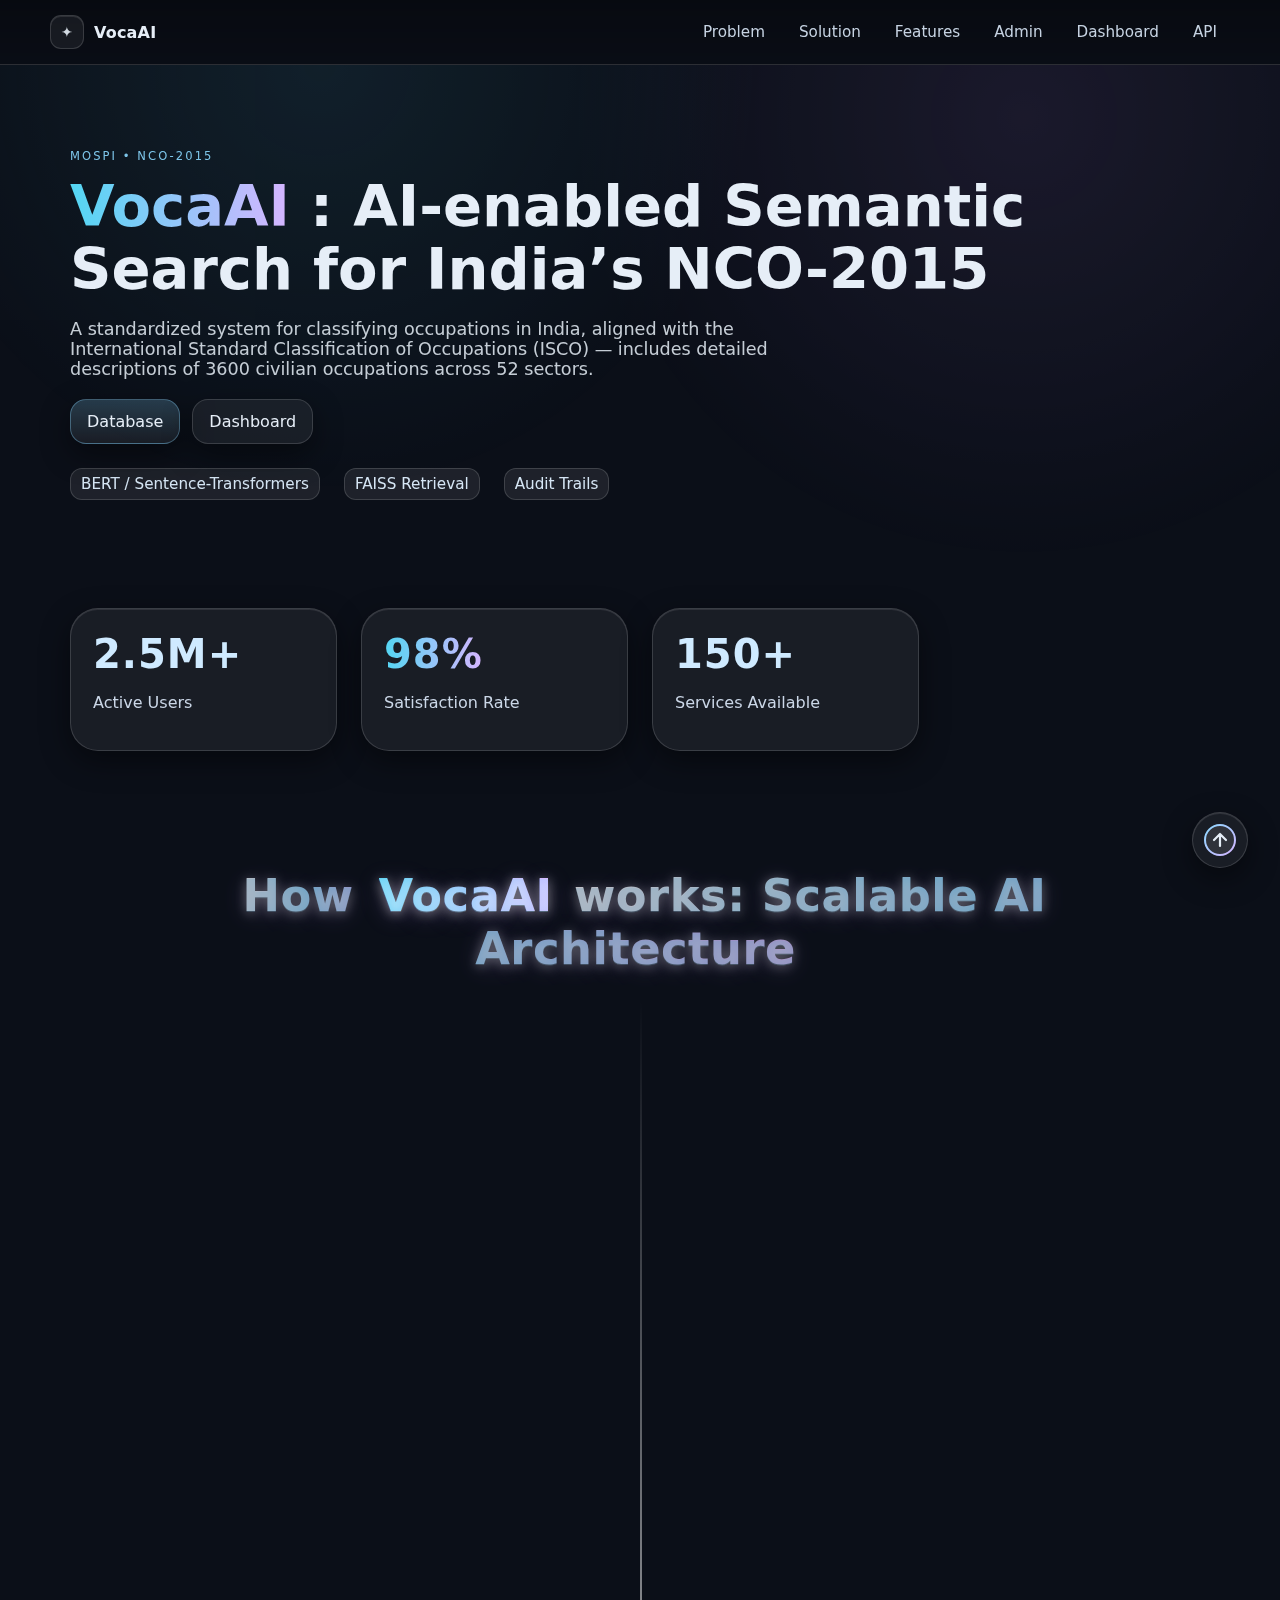
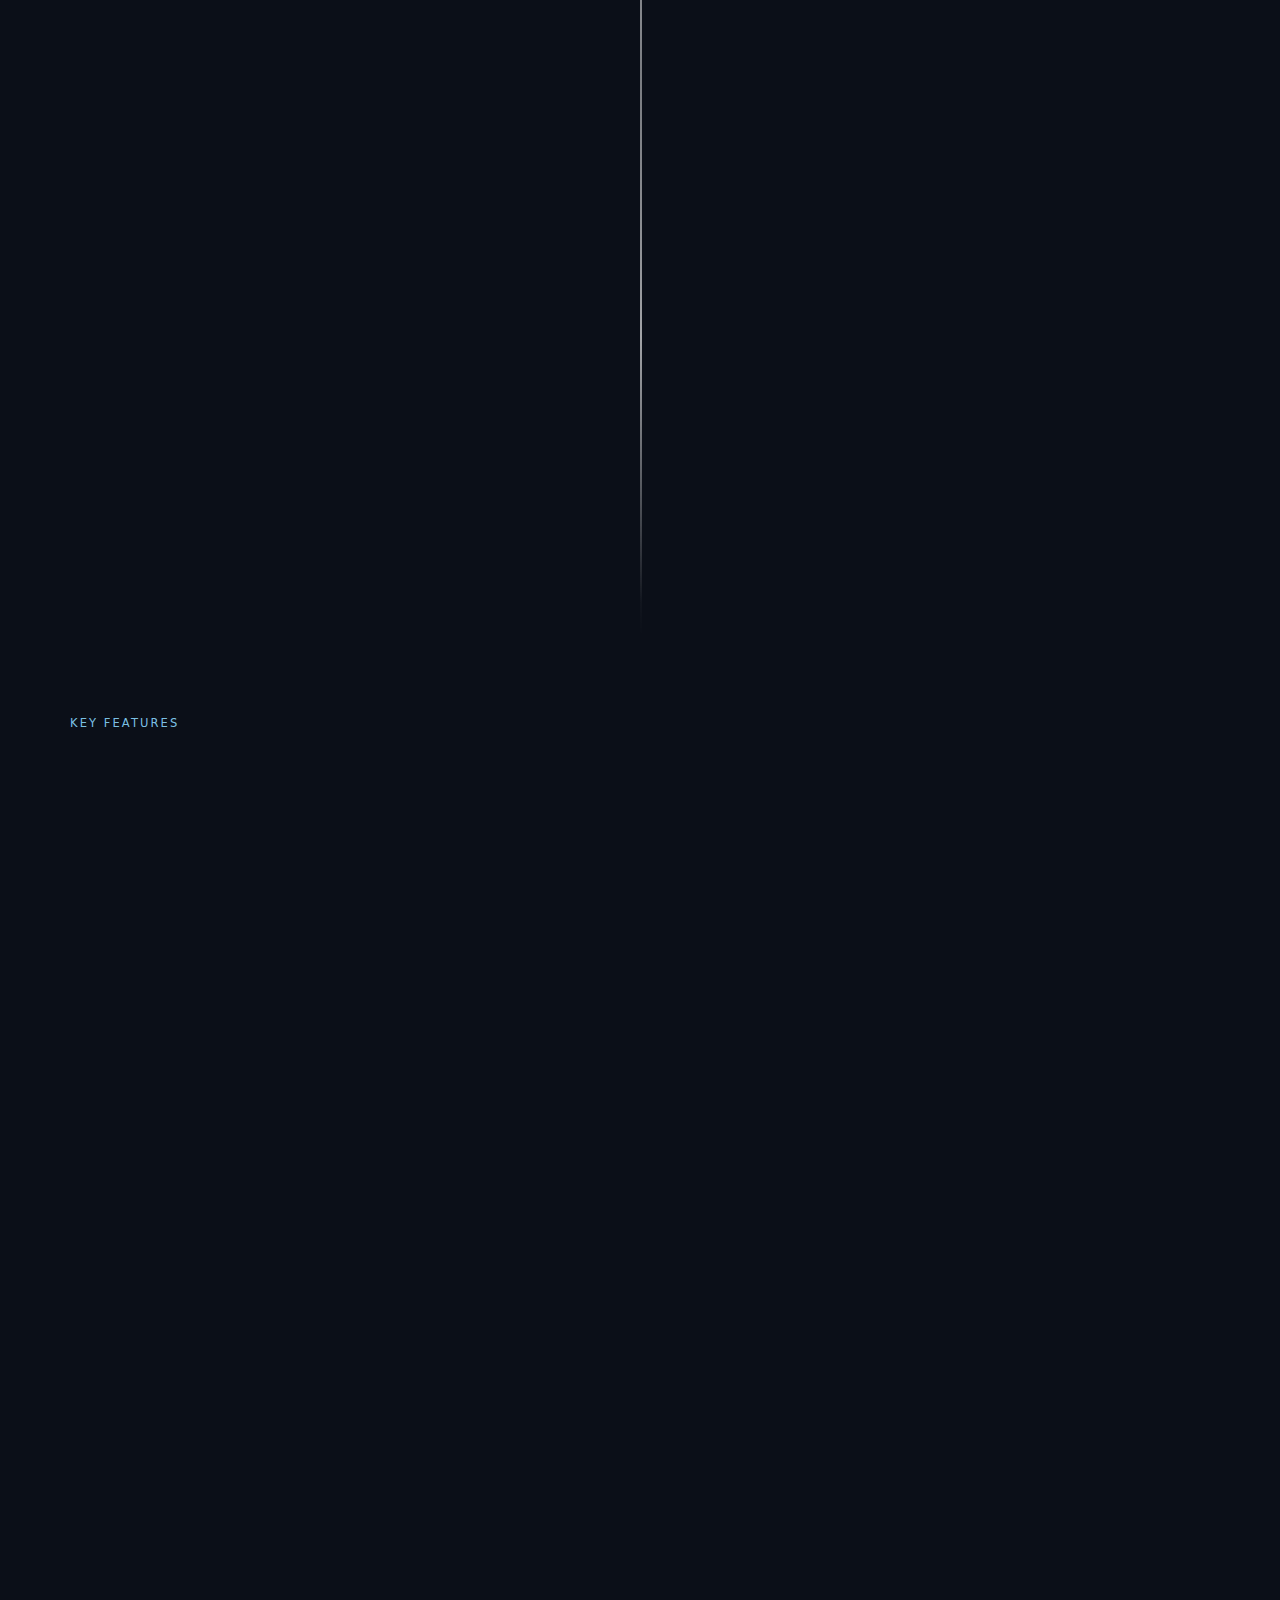
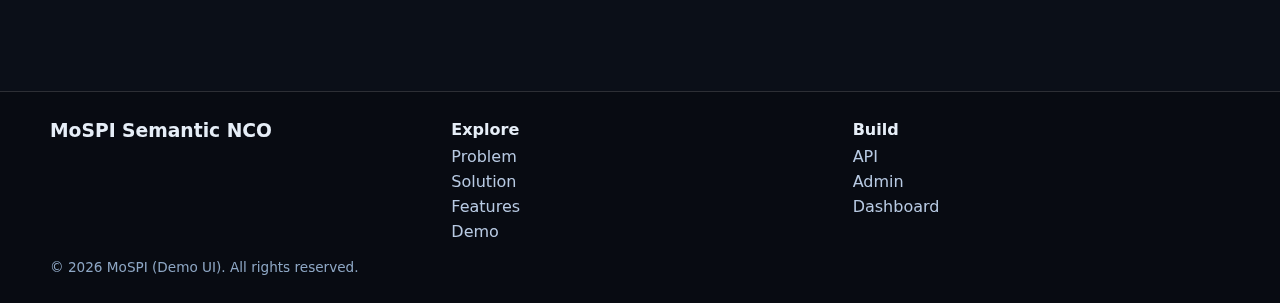
<file: index.html>
<!doctype html><html lang="en">
<head>
  <meta charset="utf-8">
  <meta name="viewport" content="width=device-width, initial-scale=1">
  <title>MoSPI Semantic NCO — Home</title>
  <link rel="stylesheet" href="css/style.css">
</head>
<body>
  <!-- Header -->
  <header class="header">
    <div class="container nav">
      <a class="brand" href="index.html"><div class="brand-mark"></div><span>VocaAI</span></a>
      <nav class="navlinks">
        <a href="./pages/problem.html">Problem</a><a href="./pages/solution.html">Solution</a><a href="./pages/features.html">Features</a>
        <a href="./pages/admin.html">Admin</a><a href="./pages/dashboard.html">Dashboard</a>
        <a href="./pages/api.html">API</a>
      </nav>
      <!-- <div style="display:flex;gap:10px;align-items:center">
        <a class="nav-cta" href="./pages/demo.html">Database</a>
        <button class="burger" data-burger aria-label="Menu">☰</button>
      </div> -->
    </div>
    <!-- <div class="container mobile" data-mobile>
      <a href="problem.html">Problem</a><a href="solution.html">Solution</a><a href="features.html">Features</a>
      <a href="demo.html">Demo</a><a href="admin.html">Admin</a><a href="dashboard.html">Dashboard</a>
      <a href="api.html">API</a><a href="about.html">About</a>
    </div> -->
  </header>

  <!-- Hero -->
  <section class="hero">
    <div class="grid-glow parallax" data-parallax="0.18"></div>
    <div class="container content hero-zoom" id="heroZoom">
      <p class="eyebrow">MoSPI • NCO-2015</p>
  <h1 class="hero-zoom" id="heroZoomHeading"><span style="background:linear-gradient(90deg,var(--cyan),var(--accent));-webkit-background-clip:text;background-clip:text;color:transparent">VocaAI</span> : AI-enabled Semantic Search for India’s NCO-2015</h1>
      <p class="lead">A standardized system for classifying occupations in India, aligned with the International Standard Classification of Occupations (ISCO) — includes detailed descriptions of 3600 civilian occupations across 52 sectors.</p>
      <div class="hero-actions">
        <a class="btn primary" href="./pages/demo.html">Database</a>
        <a class="btn" href="./pages/dashboard.html">Dashboard</a>
      </div>
      <div class="kpis">
        <span class="badge">BERT / Sentence-Transformers</span>
        <span class="badge">FAISS Retrieval</span>
        <span class="badge">Audit Trails</span>
      </div>
    </div>
  </section>

  <!-- Statistics Section -->
    <section id="stats" class="py-20 px-4">
        <div class="container mx-auto">
            <br>
      <div class="grid grid-cols-1 md:grid-cols-4 gap-6">
        <div class="glass card stat-fadein">
          <div class="stat-number">2.5M+</div>
          <p class="text-white opacity-80 mt-2">Active Users</p>
        </div>
        <div class="glass card stat-fadein">
          <div class="stat-number"><span style="background:linear-gradient(90deg,var(--cyan),var(--accent));-webkit-background-clip:text;background-clip:text;color:transparent">98%</span></div>
          <p class="text-white opacity-80 mt-2">Satisfaction Rate</p>
        </div>
        <div class="glass card stat-fadein">
          <div class="stat-number">150+</div>
          <p class="text-white opacity-80 mt-2">Services Available</p>
        </div>
        <div class="glass card stat-fadein">
          <div class="stat-number"><span style="background:linear-gradient(90deg,var(--cyan),var(--accent));-webkit-background-clip:text;background-clip:text;color:transparent">24/7</span></div>
          <p class="text-white opacity-80 mt-2">Support Available</p>
        </div>
      </div>
        </div>
    </section>
    <br>
    <br>
    <br>
    <br>
    <br>
    <br>

   
      <!--Timeline section-->
  <section id="timeline" class="py-20 px-4">
        <div class="container mx-auto">
            <h2 class="text-4xl md:text-5xl font-bold text-center text-white mb-12" style="text-align: center;margin-bottom: 1.5rem;">
               <span style="font-size: 2.8rem; font-weight: 800; margin-bottom: 1.4rem;letter-spacing: 0.5px;opacity: 0.75;font-family: 'Roboto', ui-sans-serif, system-ui, -apple-system, Segoe UI, Arial, sans-serif;border: none;background: none;padding: 0.2em 0.2em;background: linear-gradient(90deg, #fff 0%, #8ad8ff 50%, #d6b5ff 100%);-webkit-background-clip: text;background-clip: text;color: transparent;text-shadow:0 2px 12px rgba(255,255,255,0.45),0 1px 0 rgba(138,216,255,0.28),0 4px 24px rgba(192,140,255,0.28);">How </span><span style="font-size: 2.8rem; font-weight: 800; margin-bottom: 1.4rem;letter-spacing: 0.5px;opacity: 1;font-family: 'Roboto', ui-sans-serif, system-ui, -apple-system, Segoe UI, Arial, sans-serif;border: none;background: none;background:linear-gradient(90deg,var(--cyan),var(--accent));-webkit-background-clip:text;background-clip:text;color:transparent;text-shadow:0 2px 12px rgba(255,255,255,0.45),0 1px 0 rgba(138,216,255,0.28),0 4px 24px rgba(192,140,255,0.28);"">VocaAI</span> <span style="font-size: 2.8rem; font-weight: 800; margin-bottom: 1.4rem;letter-spacing: 0.5px;opacity: 0.75;font-family: 'Roboto', ui-sans-serif, system-ui, -apple-system, Segoe UI, Arial, sans-serif;border: none;background: none;padding: 0.2em 0.2em;background: linear-gradient(90deg, #fff 0%, #8ad8ff 50%, #d6b5ff 100%);-webkit-background-clip: text;background-clip: text;color: transparent;text-shadow:0 2px 12px rgba(255,255,255,0.45),0 1px 0 rgba(138,216,255,0.28),0 4px 24px rgba(192,140,255,0.28);"> works: Scalable AI Architecture </span>
            </h2>
            <div class="timeline">
                <div class="timeline-item glass rounded-2xl p-6 slide-in-left">
                    <div class="timeline-dot"></div>
                    <h3 class="text-xl font-bold text-white mb-2">Data Structuring</h3>
                    <p class="text-whiteopacity-80"> NCO PDFs parsed into JSON/SQL with OCR + NLP pipelines. Clean, standardized, and scalable for millions of records.</p>
                </div>
                
                <div class="timeline-item glass rounded-2xl p-6 slide-in-right">
                    <div class="timeline-dot"></div>
                    <h3 class="text-xl font-bold text-white mb-2">Semantic Embeddings</h3>
                    <p class="text-whiteopacity-80"> Occupations embedded using fine-tuned BERT/IndicBERT models. Stored in FAISS/Milvus vector DB for semantic matching.</p>
                </div>
                <div class="timeline-item glass rounded-2xl p-6 slide-in-left">
                    <div class="timeline-dot"></div>
                    <h3 class="text-xl font-bold text-white mb-2">Query Processing</h3>
                    <p class="text-whiteopacity-80">User queries converted to embeddings → semantic similarity search → ranked by relevance + confidence scores.
</p>
                </div>
                <div class="timeline-item glass rounded-2xl p-6 slide-in-right">
                    <div class="timeline-dot"></div>
                    <h3 class="text-xl font-bold text-white mb-2">API & Integration</h3>
                    <p class="text-whiteopacity-80" >REST/GraphQL APIs with caching + load balancing. Government portals can directly query NCO data at scale.</p>
                </div>
                <div class="timeline">
                <div class="timeline-item glass rounded-2xl p-6 slide-in-left">
                    <div class="timeline-dot"></div>
                    <h3 class="text-xl font-bold text-white mb-2">Multi-language Access</h3>
                    <p class="text-whiteopacity-80">Indic NLP enables Hindi + regional languages. Mobile-first design ensures low-bandwidth, field-level accessibility.</p>
                </div>
                <div class="timeline-item glass rounded-2xl p-6 slide-in-right">
                    <div class="timeline-dot"></div>
                    <h3 class="text-xl font-bold text-white mb-2">Security & Privacy</h3>
                    <p class="text-whiteopacity-80">Encrypted storage, role-based access, and anonymized logs. No personal data stored — only occupational metadata.</p>
                </div>
                <div class="timeline-item glass rounded-2xl p-6 slide-in-left">
                    <div class="timeline-dot"></div>
                    <h3 class="text-xl font-bold text-white mb-2">Continuous Learning</h3>
                    <p class="text-whiteopacity-80"> Admins upload new roles; embeddings auto-generated. Incremental retraining keeps system future-proof.</p>
                </div>
            </div>
        </div>
    </section>

<!-- Features -->
   
<section class="section"><div class="container">
  <p class="eyebrow">Key Features</p>
  <h2 class="text-4xl md:text-5xl font-bold text-center text-white mb-12 features-zoom" id="featuresZoomHeading" style="text-align: center;margin-bottom: 1.5rem;">Everything needed for accurate, scalable NCO code assignment</h2>
  <br>
  <div class="row cols-3" style="margin-top:18px">
    <div class="glass card reveal tilt"><h3>Data Ingestion & Processing</h3><ul class="bullets"><li><span class="dot"></span>Convert PDFs/Excel → JSON/CSV</li><li><span class="dot"></span>Normalize text, preserve hierarchy</li><li><span class="dot"></span>Import NCO-2015 Vol I & II</li></ul></div>
    <div class="glass card reveal tilt"><h3>Semantic Search</h3><ul class="bullets"><li><span class="dot"></span>Embeddings (BERT/STS)</li><li><span class="dot"></span>FAISS fast retrieval</li><li><span class="dot"></span>Relevance + confidence scores</li></ul></div>
    <div class="glass card reveal tilt"><h3>Multilingual & Voice</h3><ul class="bullets"><li><span class="dot"></span>Hindi + regional input stubs</li><li><span class="dot"></span>Voice capture button/UI</li><li><span class="dot"></span>Smart fallback suggestions</li></ul></div>
    <div class="glass card reveal tilt"><h3>Audit & Overrides</h3><ul class="bullets"><li><span class="dot"></span>Search history trails</li><li><span class="dot"></span>Manual override tracking</li><li><span class="dot"></span>Admin review flows</li></ul></div>
    <div class="glass card reveal tilt"><h3>Admin Console</h3><ul class="bullets"><li><span class="dot"></span>Synonym/related term bank</li><li><span class="dot"></span>Taxonomy revisions</li><li><span class="dot"></span>Bulk import/export</li></ul></div>
    <div class="glass card reveal tilt"><h3>Dashboards</h3><ul class="bullets"><li><span class="dot"></span>Usage & accuracy KPIs</li><li><span class="dot"></span>Latency and coverage</li><li><span class="dot"></span>Regional breakdowns</li></ul></div>
  </div>
</div></section>

  <!-- CTA -->
  <section class="section">
    <div class="container">
      <div class="glass card reveal" style="text-align:center;padding:36px">
        <h2 style="margin-bottom:6px">Update the occupation database</h2>
        <p class="lead1" >Supports error handling and fallback suggestions and integration with voice input or multilingual support. Audit trails for search history.</p>
        <div class="hero-actions" style="justify-content:center">
          <a class="btn primary" href="/./pages/admin.html">Admin Panel</a>
          <a class="btn" href="./pages/dashboard.html">Audit trail</a>
        </div>
      </div>
    </div>
  </section>


 <!-- Features Section -->

  <!-- Footer -->
  <footer class="footer">
    <div class="container" style="padding:28px 0">
      <div class="row cols-3">
  <div><h3 style="margin:0 0 8px">MoSPI Semantic NCO</h3></div>
        <div><h4 style="margin:0 0 8px">Explore</h4><div style="display:grid;gap:6px"><a href="./pages/problem.html">Problem</a><a href="./pages/solution.html">Solution</a><a href="./pages/features.html">Features</a><a href="./pages/demo.html">Demo</a></div></div>
        <div><h4 style="margin:0 0 8px">Build</h4><div style="display:grid;gap:6px"><a href="./pages/api.html">API</a><a href="./pages/admin.html">Admin</a><a href="./pages/dashboard.html">Dashboard</a></div></div>
      </div>
      <div style="margin-top:18px;color:#8ea7c5;font-size:.85rem">© <span id="year"></span> MoSPI (Demo UI). All rights reserved.</div>
    </div>
  </footer>
  <script>document.getElementById('year').textContent = new Date().getFullYear()</script>
  <button id="scrollToTopBtn" aria-label="Back to top" class="glass scroll-to-top-btn" onclick="window.scrollTo({top:0,behavior:'smooth'})">
    <svg width="32" height="32" viewBox="0 0 32 32" fill="none" xmlns="http://www.w3.org/2000/svg">
      <circle cx="16" cy="16" r="15" stroke="url(#glass-grad)" stroke-width="2" fill="rgba(255,255,255,0.10)"/>
      <defs>
        <linearGradient id="glass-grad" x1="0" y1="0" x2="32" y2="32" gradientUnits="userSpaceOnUse">
          <stop stop-color="#8ad8ff"/>
          <stop offset="1" stop-color="#d6b5ff"/>
        </linearGradient>
      </defs>
      <path d="M16 22V10M16 10L10 16M16 10L22 16" stroke="#e6eef7" stroke-width="2.2" stroke-linecap="round" stroke-linejoin="round"/>
    </svg>
  </button>
  <script src="js/script.js"></script>
</body>
</html>
</file>
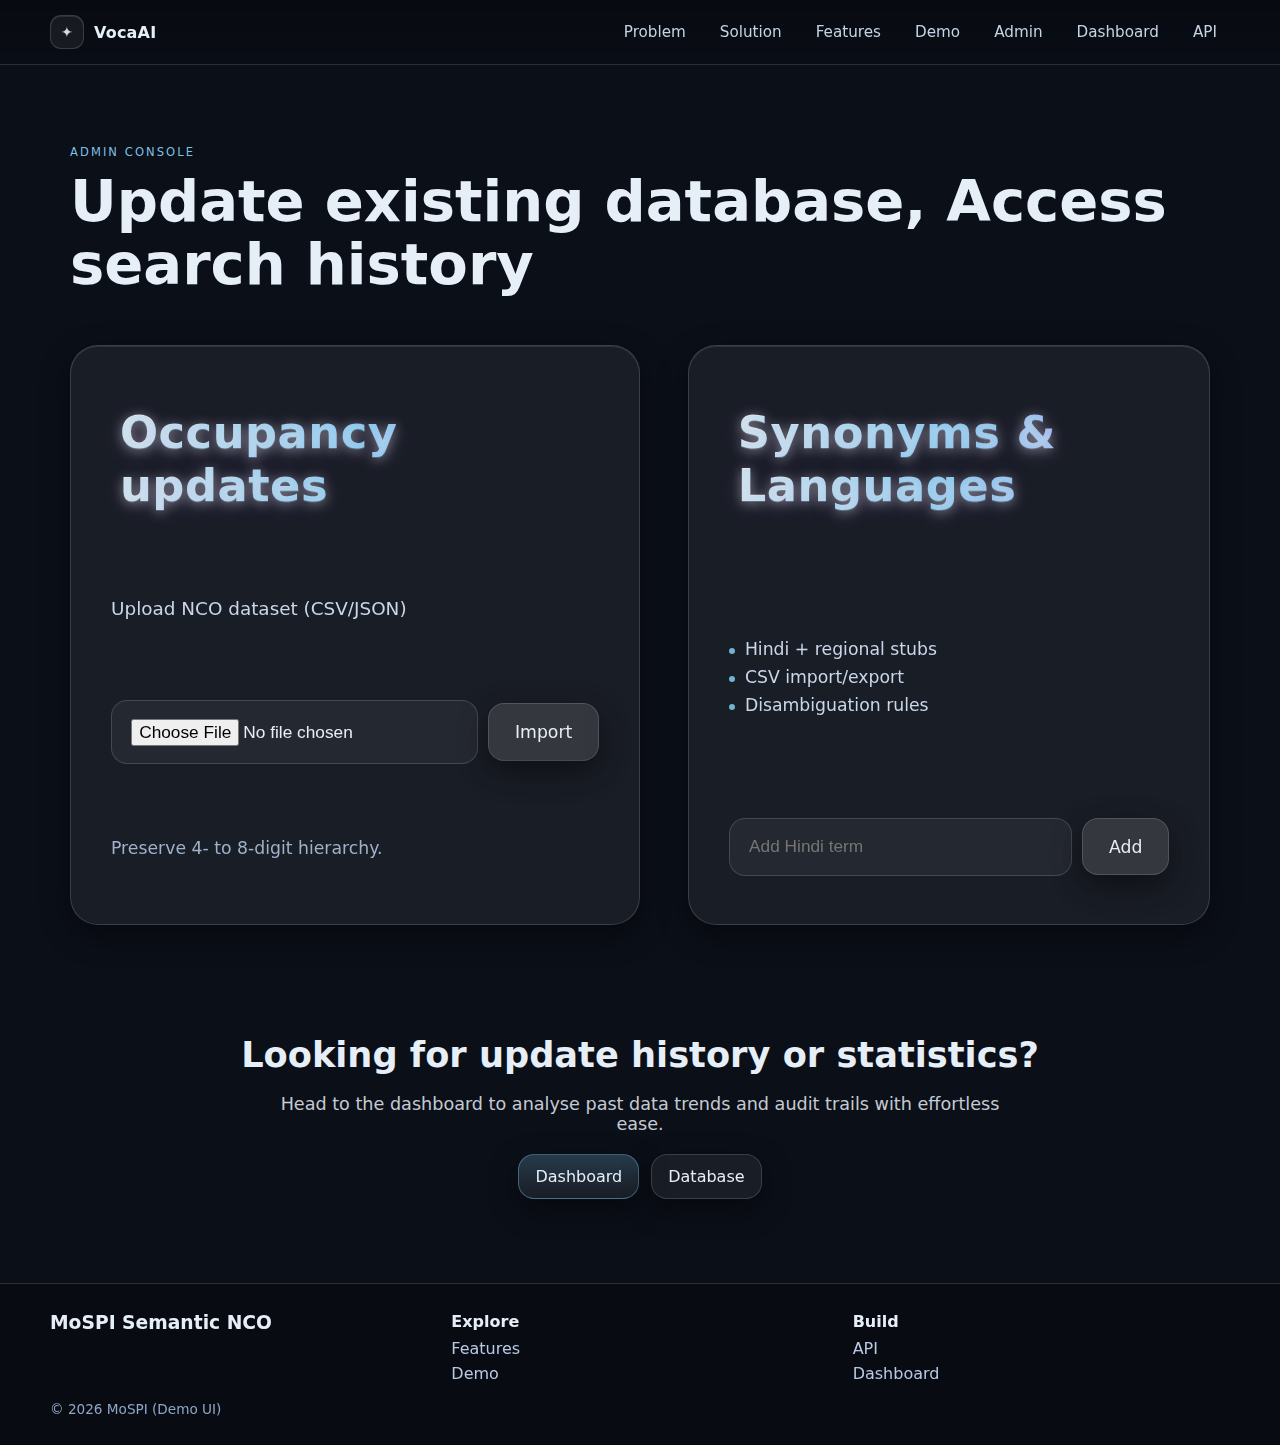
<file: pages/admin.html>
<!doctype html><html lang="en"><head>
<meta charset="utf-8"><meta name="viewport" content="width=device-width,initial-scale=1">
<title>Admin — MoSPI Semantic NCO</title>
<link rel="stylesheet" href="../css/style.css">
</head><body>
<header class="header"><div class="container nav">
  <a class="brand" href="../index.html"><div class="brand-mark"></div><span>VocaAI</span></a>
  <nav class="navlinks"><a href="problem.html">Problem</a><a href="solution.html">Solution</a><a href="features.html">Features</a><a href="demo.html">Demo</a><a href="./pages/">Admin</a><a href="dashboard.html">Dashboard</a><a href="api.html">API</a>
  <!-- <div style="display:flex;gap:10px;align-items:center"><a class="nav-cta" href="demo.html">Database</a><button class="burger" data-burger>☰</button></div> -->
<!-- </div>--></header>

<section class="section"><div class="container">
  <p class="eyebrow">Admin Console</p>
  <h1>Update existing database, Access search history</h1>

  <div class="admin-grid">
    <div class="glass card reveal tilt">
      <h3>Occupancy updates</h3>
      <label style="font-size:.95rem;color:#c9d7e9">Upload NCO dataset (CSV/JSON)</label>
      <div class="search-wrap" style="margin-top:8px"><input class="input" type="file"><a class="btn" href="#" onclick="return false">Import</a></div>
      <p style="color:#9fb2c9;font-size:.85rem;margin-top:8px">Preserve 4- to 8-digit hierarchy.</p>
    </div>
    <div class="glass card reveal tilt">
      <h3>Synonyms &amp; Languages</h3>
      <ul class="bullets"><li><span class="dot"></span>Hindi + regional stubs</li><li><span class="dot"></span>CSV import/export</li><li><span class="dot"></span>Disambiguation rules</li></ul>
      <div class="search-wrap"><input class="input" placeholder="Add Hindi term"><a class="btn" href="#" onclick="return false">Add</a></div>
    </div>
  </div>
</section>
 <!-- CTA -->
  <section class="section" style="padding-top: 18px; padding-bottom: 48px;">
    <div class="container">
      <div style="text-align:center;padding:20px 36px 36px 36px;">
        <h2 style="margin-bottom:6px">Looking for update history or statistics? </h2>
        <p class="lead1" >Head to the dashboard to analyse past data trends and audit trails with effortless ease. </p>
        <div class="hero-actions" style="justify-content:center">
          <a class="btn primary" href="dashboard.html">Dashboard</a>
          <a class="btn" href="demo.html">Database</a>
        </div>
      </div>
    </div>
  </section>

<footer class="footer"><div class="container" style="padding:28px 0"><div class="row cols-3"><div><h3 style="margin:0 0 8px">MoSPI Semantic NCO</h3></div><div><h4 style="margin:0 0 8px">Explore</h4><div style="display:grid;gap:6px"><a href="features.html">Features</a><a href="demo.html">Demo</a></div></div><div><h4 style="margin:0 0 8px">Build</h4><div style="display:grid;gap:6px"><a href="api.html">API</a><a href="dashboard.html">Dashboard</a></div></div></div><div style="margin-top:18px;color:#8ea7c5;font-size:.85rem">© <span id="year"></span> MoSPI (Demo UI)</div></div></footer>
<script>document.getElementById('year').textContent=new Date().getFullYear()</script>
<script src="../js/script.js"></script>
</body></html>
</file>
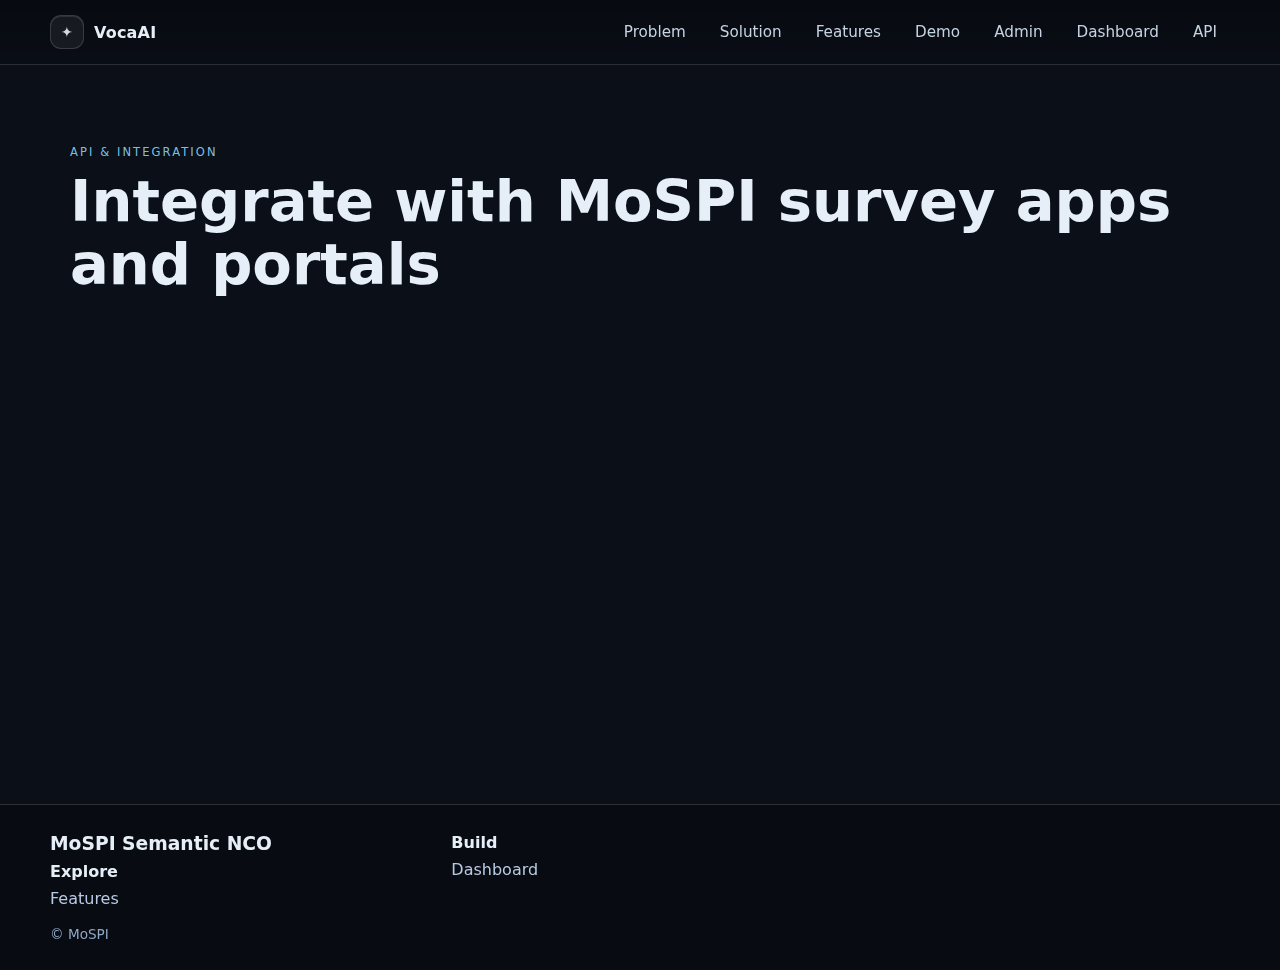
<file: pages/api.html>
<!doctype html><html lang="en"><head>
<meta charset="utf-8"><meta name="viewport" content="width=device-width,initial-scale=1">
<title>API — MoSPI Semantic NCO</title>
<link rel="stylesheet" href="../css/style.css">
</head><body>
<header class="header"><div class="container nav">
  <a class="brand" href="../index.html"><div class="brand-mark"></div><span>VocaAI</span></a>
  <nav class="navlinks"><a href="problem.html">Problem</a><a href="solution.html">Solution</a><a href="features.html">Features</a><a href="demo.html">Demo</a><a href="admin.html">Admin</a><a href="dashboard.html">Dashboard</a><a href="api.html">API</a></nav>
  <!-- <div style="display:flex;gap:10px;align-items:center"><a class="nav-cta" href="demo.html">Database</a><button class="burger" data-burger>☰</button></div> -->
</div> <!--<div class="container mobile" data-mobile><a href="problem.html">Problem</a><a href="solution.html">Solution</a><a href="features.html">Features</a><a href="demo.html">Demo</a><a href="admin.html">Admin</a><a href="dashboard.html">Dashboard</a><a href="api.html">API</a><a href="about.html">About</a></div>--></header>

<section class="section"><div class="container">
  <p class="eyebrow">API & Integration</p>
  <h1>Integrate with MoSPI survey apps and portals</h1>

  <div class="glass card reveal">
    <h3>POST /api/v1/search</h3>
    <pre class="glass" style="padding:14px;overflow:auto;border-radius:16px"><code>POST /api/v1/search
{
  "q": "sewing machine operator",
  "top_k": 5,
  "lang": "hi"
}</code></pre>
    <p style="color:#cbd7e7">Returns ranked matches with confidence scores and hierarchy path.</p>
  </div>

  <div class="row cols-2" style="margin-top:18px">
    <div class="glass card reveal tilt"><h3>Auth</h3><ul class="bullets"><li><span class="dot"></span>MoSPI SSO / OAuth2</li><li><span class="dot"></span>Service tokens</li><li><span class="dot"></span>Role-based access</li></ul></div>
    <div class="glass card reveal tilt"><h3>Web Components</h3><ul class="bullets"><li><span class="dot"></span>Drop-in &lt;nco-search/&gt; widget</li><li><span class="dot"></span>Dark/light aware</li><li><span class="dot"></span>Accessible</li></ul></div>
  </div>
</div></section>

<footer class="footer"><div class="container" style="padding:28px 0"><div class="row cols-3"><div><h3 style="margin:0 0 8px">MoSPI Semantic NCO</h3</div><div></div><h4 style="margin:0 0 8px">Explore</h4><div style="display:grid;gap:6px"><a href="../features.html">Features</a></div></div><div><h4 style="margin:0 0 8px">Build</h4><div style="display:grid;gap:6px"><a href="dashboard.html">Dashboard</a></div></div></div><div style="margin-top:18px;color:#8ea7c5;font-size:.85rem">© <span id="year"></span> MoSPI
</file>
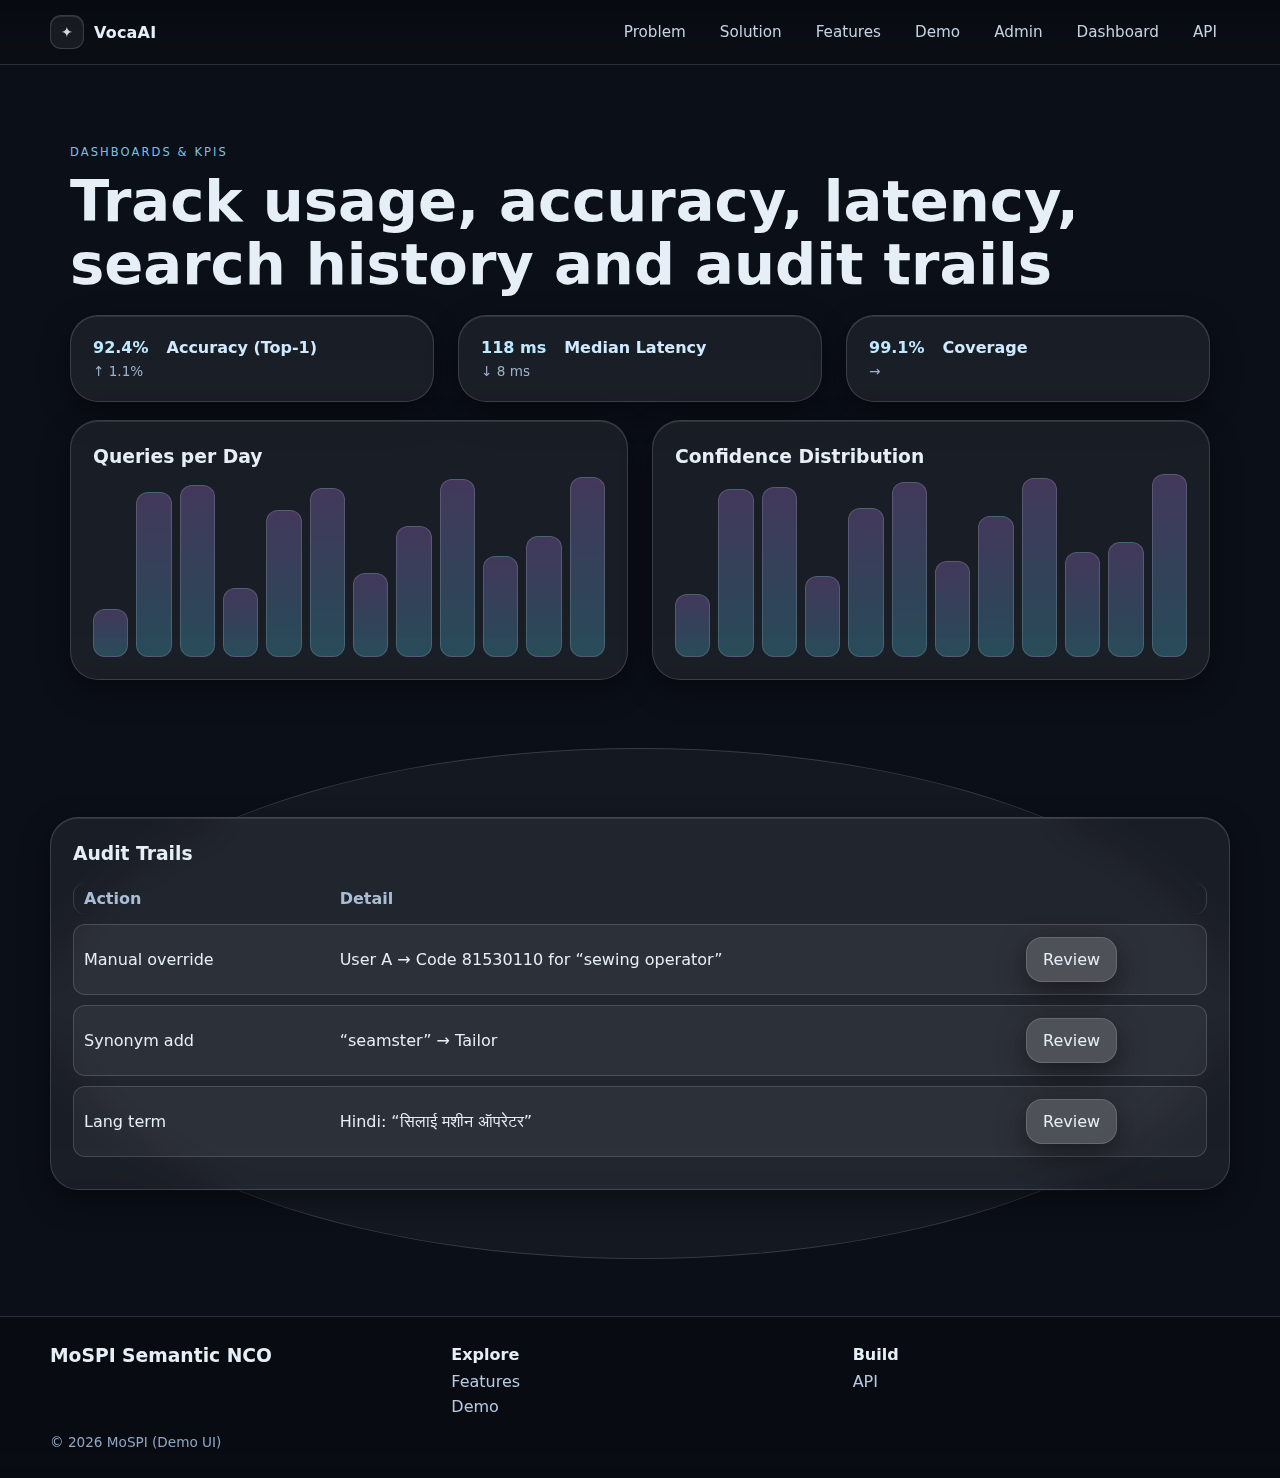
<file: pages/dashboard.html>
<!doctype html><html lang="en"><head>
<meta charset="utf-8"><meta name="viewport" content="width=device-width,initial-scale=1">
<title>Dashboard — MoSPI Semantic NCO</title>
<link rel="stylesheet" href="../css/style.css">
</head><body>
<header class="header"><div class="container nav">
  <a class="brand" href="../index.html"><div class="brand-mark"></div><span>VocaAI</span></a>
  <nav class="navlinks"><a href="problem.html">Problem</a><a href="solution.html">Solution</a><a href="features.html">Features</a><a href="demo.html">Demo</a><a href="admin.html">Admin</a><a href="dashboard.html">Dashboard</a><a href="api.html">API</a></nav>
  <!-- <div style="display:flex;gap:10px;align-items:center"><a class="nav-cta" href="demo.html">Database</a><button class="burger" data-burger>☰</button></div> -->
<!-- </div>--></header> 

<section class="section"><div class="container">
  <p class="eyebrow">Dashboards & KPIs</p>
  <h1>Track usage, accuracy, latency, search history and audit trails</h1>
  <div class="row cols-3" style="margin-top:18px">
    <div class="glass card reveal tilt"><div class="stat">92.4% <span style="font-weight:600;color:#cfeaff;margin-left:8px">Accuracy (Top-1)</span></div><div style="color:#9fb2c9;font-size:.85rem;margin-top:6px">↑ 1.1%</div></div>
    <div class="glass card reveal tilt"><div class="stat">118 ms <span style="font-weight:600;color:#cfeaff;margin-left:8px">Median Latency</span></div><div style="color:#9fb2c9;font-size:.85rem;margin-top:6px">↓ 8 ms</div></div>
    <div class="glass card reveal tilt"><div class="stat">99.1% <span style="font-weight:600;color:#cfeaff;margin-left:8px">Coverage</span></div><div style="color:#9fb2c9;font-size:.85rem;margin-top:6px">→</div></div>
  </div>

  <div class="row cols-2" style="margin-top:18px">
    <div class="glass card reveal">
      <h3>Queries per Day</h3>
      <div class="bar-grid" data-bargrid>
        <!-- 12 bars -->
        <div class="bar-col"></div><div class="bar-col"></div><div class="bar-col"></div><div class="bar-col"></div>
        <div class="bar-col"></div><div class="bar-col"></div><div class="bar-col"></div><div class="bar-col"></div>
        <div class="bar-col"></div><div class="bar-col"></div><div class="bar-col"></div><div class="bar-col"></div>
      </div>
    </div>
    <div class="glass card reveal">
      <h3>Confidence Distribution</h3>
      <div class="bar-grid" data-bargrid>
        <div class="bar-col"></div><div class="bar-col"></div><div class="bar-col"></div><div class="bar-col"></div>
        <div class="bar-col"></div><div class="bar-col"></div><div class="bar-col"></div><div class="bar-col"></div>
        <div class="bar-col"></div><div class="bar-col"></div><div class="bar-col"></div><div class="bar-col"></div>
      </div>
    </div>
  </div>
</div></section>
  <div class="section dark">
  <div class="glass card reveal tilt">
      <h3>Audit Trails</h3>
      <table class="table">
        <thead><tr><th>Action</th><th>Detail</th><th></th></tr></thead>
        <tbody>
          <tr><td>Manual override</td><td>User A → Code 81530110 for “sewing operator”</td><td><a class="btn" href="#" onclick="return false">Review</a></td></tr>
          <tr><td>Synonym add</td><td>“seamster” → Tailor</td><td><a class="btn" href="#" onclick="return false">Review</a></td></tr>
          <tr><td>Lang term</td><td>Hindi: “सिलाई मशीन ऑपरेटर”</td><td><a class="btn" href="#" onclick="return false">Review</a></td></tr>
        </tbody>
      </table>
    </div>
  </div>
  <br>
  <br>
  <br>


<footer class="footer"><div class="container" style="padding:28px 0"><div class="row cols-3"><div><h3 style="margin:0 0 8px">MoSPI Semantic NCO</h3></div><div><h4 style="margin:0 0 8px">Explore</h4><div style="display:grid;gap:6px"><a href="features.html">Features</a><a href="demo.html">Demo</a></div></div><div><h4 style="margin:0 0 8px">Build</h4><div style="display:grid;gap:6px"><a href="api.html">API</a></div></div></div><div style="margin-top:18px;color:#8ea7c5;font-size:.85rem">© <span id="year"></span> MoSPI (Demo UI)</div></div></footer>
<script>document.getElementById('year').textContent=new Date().getFullYear()</script>
<script src="../js/script.js"></script>
</body></html>
</file>
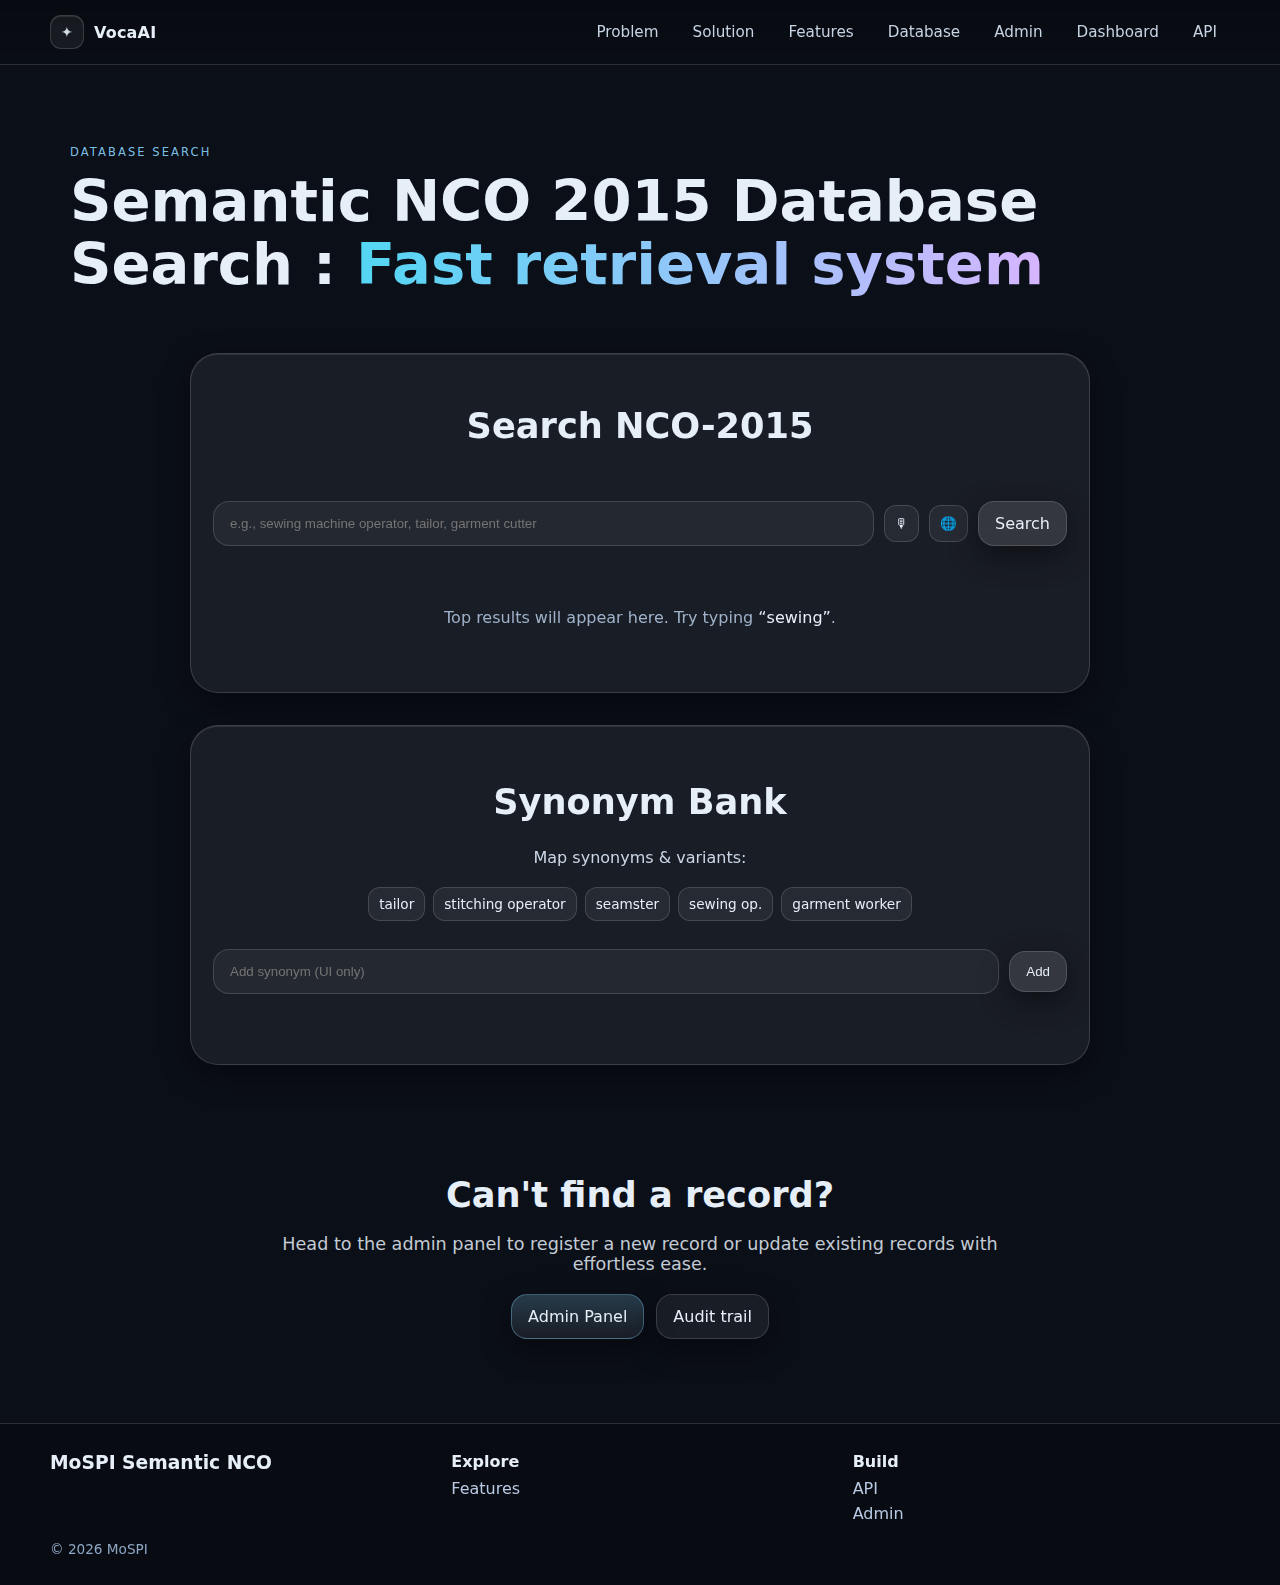
<file: pages/demo.html>
<!doctype html><html lang="en"><head>
<meta charset="utf-8"><meta name="viewport" content="width=device-width,initial-scale=1">
<title>Database - MoSPI Semantic NCO</title>
<link rel="stylesheet" href="../css/style.css">
</head><body>
<header class="header"><div class="container nav">
  <a class="brand" href="../index.html"><div class="brand-mark"></div><span>VocaAI</span></a>
  <nav class="navlinks"><a href="problem.html">Problem</a><a href="solution.html">Solution</a><a href="features.html">Features</a><a href="demo.html">Database</a><a href="admin.html">Admin</a><a href="dashboard.html">Dashboard</a><a href="api.html">API</a></nav>
  <!-- <div style="display:flex;gap:10px;align-items:center"><a class="nav-cta" href="demo.html">Search Data</a><button class="burger" data-burger>☰</button></div> -->
<!-- </div>--></header>

<section class="section"><div class="container">
  <p class="eyebrow">DATABASE SEARCH</p>
  <h1>Semantic NCO 2015 Database Search : <span style="background:linear-gradient(90deg,var(--cyan),var(--accent));-webkit-background-clip:text;background-clip:text;color:transparent">Fast retrieval system</span> </h1>
  <br>
  <br>
  <div class="demo-glass-col" style="margin-top:18px; margin-bottom: 0;">
    <div class="glass card reveal tilt demo-search-card">
      <h3 style="margin-bottom: 55px;font-size: 2.2rem;">Search NCO-2015</h3>

      <div class="search-wrap">
        <input class="input" data-search placeholder="e.g., sewing machine operator, tailor, garment cutter">
        <button class="icon-btn" title="Voice (mock)">🎙</button>
        <button class="icon-btn" title="Language (mock)">🌐</button>
        <a class="btn" href="#" onclick="return false">Search</a>
      </div>
      <div class="spacer"></div>
      <div data-results>
        <p style="color:#9fb2c9">Top results will appear here. Try typing <span style="color:#e6eef7">“sewing”</span>.</p>
      </div>
    </div>
    <div class="glass card reveal tilt demo-synonym-card">
      <h3 style="font-size: 2.2rem;">Synonym Bank</h3>
      <p style="color:#cbd7e7">Map synonyms &amp; variants:</p>
      <div class="tags">
        <span class="tag">tailor</span><span class="tag">stitching operator</span><span class="tag">seamster</span><span class="tag">sewing op.</span><span class="tag">garment worker</span>
      </div>
      <div class="search-wrap" style="margin-top:10px">
        <input class="input" placeholder="Add synonym (UI only)">
        <button class="btn">Add</button>
      </div>
    </div>
  </div>
</div></section>

 <!-- CTA -->
  <section class="section" style="padding-top: 18px; padding-bottom: 48px;">
    <div class="container">
      <div style="text-align:center;padding:20px 36px 36px 36px;">
        <h2 style="margin-bottom:6px">Can't find a record? </h2>
        <p class="lead1" >Head to the admin panel to register a new record or update existing records with effortless ease. </p>
        <div class="hero-actions" style="justify-content:center">
          <a class="btn primary" href="admin.html">Admin Panel</a>
          <a class="btn" href="dashboard.html">Audit trail</a>
        </div>
      </div>
    </div>
  </section>

<footer class="footer"><div class="container" style="padding:28px 0">
  <div class="row cols-3"><div><h3 style="margin:0 0 8px">MoSPI Semantic NCO</h3></div><div><h4 style="margin:0 0 8px">Explore</h4><div style="display:grid;gap:6px"><a href="features.html">Features</a></div></div><div><h4 style="margin:0 0 8px">Build</h4><div style="display:grid;gap:6px"><a href="api.html">API</a><a href="admin.html">Admin</a></div></div></div>
  <div style="margin-top:18px;color:#8ea7c5;font-size:.85rem">© <span id="year"></span> MoSPI</div></div></footer>
<script>document.getElementById('year').textContent=new Date().getFullYear()</script>
<script src="../js/script.js"></script>
</body></html>
</file>
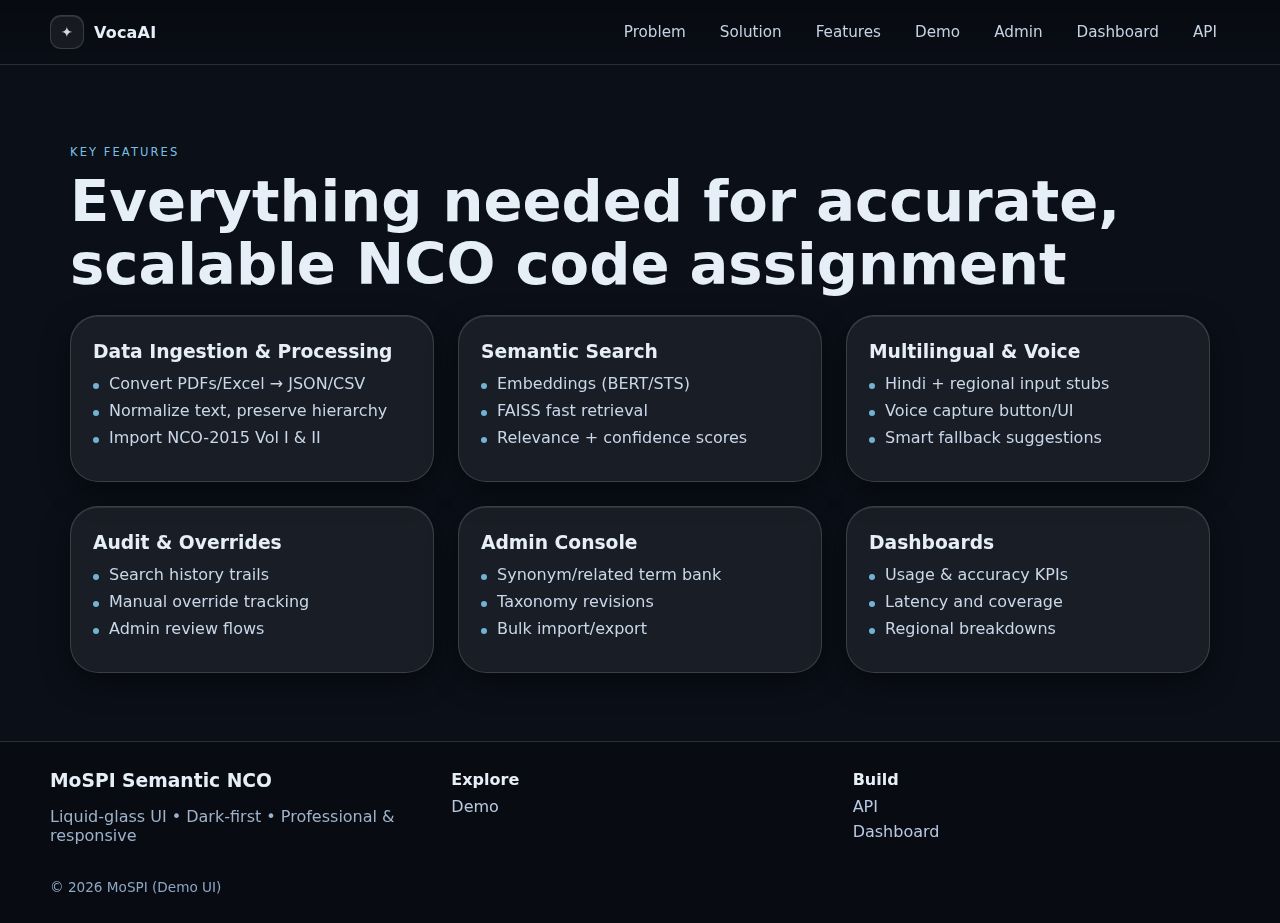
<file: pages/features.html>
<!doctype html><html lang="en"><head>
<meta charset="utf-8"><meta name="viewport" content="width=device-width,initial-scale=1">
<title>Features — MoSPI Semantic NCO</title>
<link rel="stylesheet" href="../css/style.css">
</head><body>
<header class="header"><div class="container nav">
  <a class="brand" href="../index.html"><div class="brand-mark"></div><span>VocaAI</span></a>
  <nav class="navlinks"><a href="problem.html">Problem</a><a href="solution.html">Solution</a><a href="features.html">Features</a><a href="demo.html">Demo</a><a href="admin.html">Admin</a><a href="dashboard.html">Dashboard</a><a href="api.html">API</a></nav>
  <!-- <div style="display:flex;gap:10px;align-items:center"><a class="nav-cta" href="demo.html">Database</a><button class="burger" data-burger>☰</button></div> -->
<!-- </div><div class="container mobile" data-mobile><a href="problem.html">Problem</a><a href="solution.html">Solution</a><a href="features.html">Features</a><a href="demo.html">Demo</a><a href="admin.html">Admin</a><a href="dashboard.html">Dashboard</a><a href="api.html">API</a><a href="about.html">About</a></div>--></header> 

<section class="section"><div class="container">
  <p class="eyebrow">Key Features</p>
  <h1>Everything needed for accurate, scalable NCO code assignment</h1>
  <div class="row cols-3" style="margin-top:18px">
    <div class="glass card reveal tilt"><h3>Data Ingestion & Processing</h3><ul class="bullets"><li><span class="dot"></span>Convert PDFs/Excel → JSON/CSV</li><li><span class="dot"></span>Normalize text, preserve hierarchy</li><li><span class="dot"></span>Import NCO-2015 Vol I & II</li></ul></div>
    <div class="glass card reveal tilt"><h3>Semantic Search</h3><ul class="bullets"><li><span class="dot"></span>Embeddings (BERT/STS)</li><li><span class="dot"></span>FAISS fast retrieval</li><li><span class="dot"></span>Relevance + confidence scores</li></ul></div>
    <div class="glass card reveal tilt"><h3>Multilingual & Voice</h3><ul class="bullets"><li><span class="dot"></span>Hindi + regional input stubs</li><li><span class="dot"></span>Voice capture button/UI</li><li><span class="dot"></span>Smart fallback suggestions</li></ul></div>
    <div class="glass card reveal tilt"><h3>Audit & Overrides</h3><ul class="bullets"><li><span class="dot"></span>Search history trails</li><li><span class="dot"></span>Manual override tracking</li><li><span class="dot"></span>Admin review flows</li></ul></div>
    <div class="glass card reveal tilt"><h3>Admin Console</h3><ul class="bullets"><li><span class="dot"></span>Synonym/related term bank</li><li><span class="dot"></span>Taxonomy revisions</li><li><span class="dot"></span>Bulk import/export</li></ul></div>
    <div class="glass card reveal tilt"><h3>Dashboards</h3><ul class="bullets"><li><span class="dot"></span>Usage & accuracy KPIs</li><li><span class="dot"></span>Latency and coverage</li><li><span class="dot"></span>Regional breakdowns</li></ul></div>
  </div>
</div></section>

<footer class="footer"><div class="container" style="padding:28px 0"><div class="row cols-3"><div><h3 style="margin:0 0 8px">MoSPI Semantic NCO</h3><p style="color:#9fb2c9">Liquid-glass UI • Dark-first • Professional & responsive</p></div><div><h4 style="margin:0 0 8px">Explore</h4><div style="display:grid;gap:6px"><a href="demo.html">Demo</a></div></div><div><h4 style="margin:0 0 8px">Build</h4><div style="display:grid;gap:6px"><a href="api.html">API</a><a href="dashboard.html">Dashboard</a></div></div></div><div style="margin-top:18px;color:#8ea7c5;font-size:.85rem">© <span id="year"></span> MoSPI (Demo UI)</div></div></footer>
<script>document.getElementById('year').textContent=new Date().getFullYear()</script>
<script src="../js/script.js"></script>
</body></html>
</file>
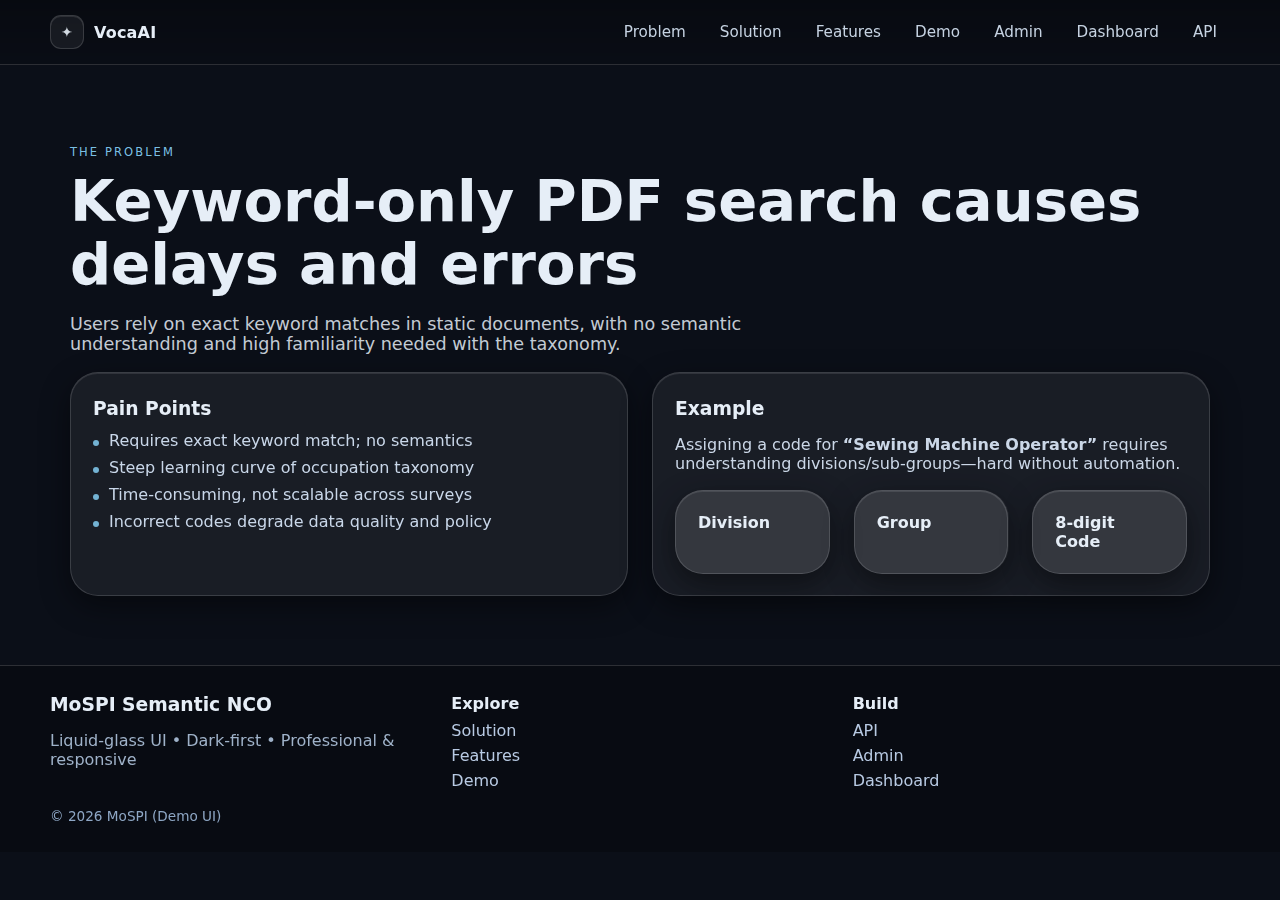
<file: pages/problem.html>
<!doctype html><html lang="en"><head>
<meta charset="utf-8"><meta name="viewport" content="width=device-width,initial-scale=1">
<title>Problem — MoSPI Semantic NCO</title>
<link rel="stylesheet" href="../css/style.css">
</head><body>
<header class="header">
  <div class="container nav">
    <a class="brand" href="../index.html"><div class="brand-mark"></div><span>VocaAI</span></a>
    <nav class="navlinks"><a href="problem.html">Problem</a><a href="solution.html">Solution</a><a href="features.html">Features</a><a href="demo.html">Demo</a><a href="admin.html">Admin</a><a href="dashboard.html">Dashboard</a><a href="api.html">API</a></nav>
    <!-- <div style="display:flex;gap:10px;align-items:center"><a class="nav-cta" href="demo.html">Database</a><button class="burger" data-burger>☰</button></div> -->
  </div>
  <!-- <div class="container mobile" data-mobile><a href="problem.html">Problem</a><a href="solution.html">Solution</a><a href="features.html">Features</a><a href="demo.html">Demo</a><a href="admin.html">Admin</a><a href="dashboard.html">Dashboard</a><a href="api.html">API</a><a href="about.html">About</a></div> -->
</header>

<section class="section">
  <div class="container">
    <p class="eyebrow">The Problem</p>
    <h1>Keyword-only PDF search causes delays and errors</h1>
    <p class="lead">Users rely on exact keyword matches in static documents, with no semantic understanding and high familiarity needed with the taxonomy.</p>

    <div class="row cols-2" style="margin-top:18px">
      <div class="glass card reveal tilt">
        <h3>Pain Points</h3>
        <ul class="bullets">
          <li><span class="dot"></span>Requires exact keyword match; no semantics</li>
          <li><span class="dot"></span>Steep learning curve of occupation taxonomy</li>
          <li><span class="dot"></span>Time-consuming, not scalable across surveys</li>
          <li><span class="dot"></span>Incorrect codes degrade data quality and policy</li>
        </ul>
      </div>
      <div class="glass card reveal tilt">
        <h3>Example</h3>
        <p>Assigning a code for <strong>“Sewing Machine Operator”</strong> requires understanding divisions/sub-groups—hard without automation.</p>
        <div class="row cols-3" style="margin-top:10px">
          <div class="glass card"><strong>Division</strong></div>
          <div class="glass card"><strong>Group</strong></div>
          <div class="glass card"><strong>8-digit Code</strong></div>
        </div>
      </div>
    </div>
  </div>
</section>

<footer class="footer"><div class="container" style="padding:28px 0">
  <div class="row cols-3"><div><h3 style="margin:0 0 8px">MoSPI Semantic NCO</h3><p style="color:#9fb2c9">Liquid-glass UI • Dark-first • Professional & responsive</p></div>
  <div><h4 style="margin:0 0 8px">Explore</h4><div style="display:grid;gap:6px"><a href="solution.html">Solution</a><a href="features.html">Features</a><a href="demo.html">Demo</a></div></div>
  <div><h4 style="margin:0 0 8px">Build</h4><div style="display:grid;gap:6px"><a href="api.html">API</a><a href="admin.html">Admin</a><a href="dashboard.html">Dashboard</a></div></div></div>
  <div style="margin-top:18px;color:#8ea7c5;font-size:.85rem">© <span id="year"></span> MoSPI (Demo UI)</div></div></footer>
<script>document.getElementById('year').textContent=new Date().getFullYear()</script>
<script src="../js/script.js"></script>
</body></html>
</file>
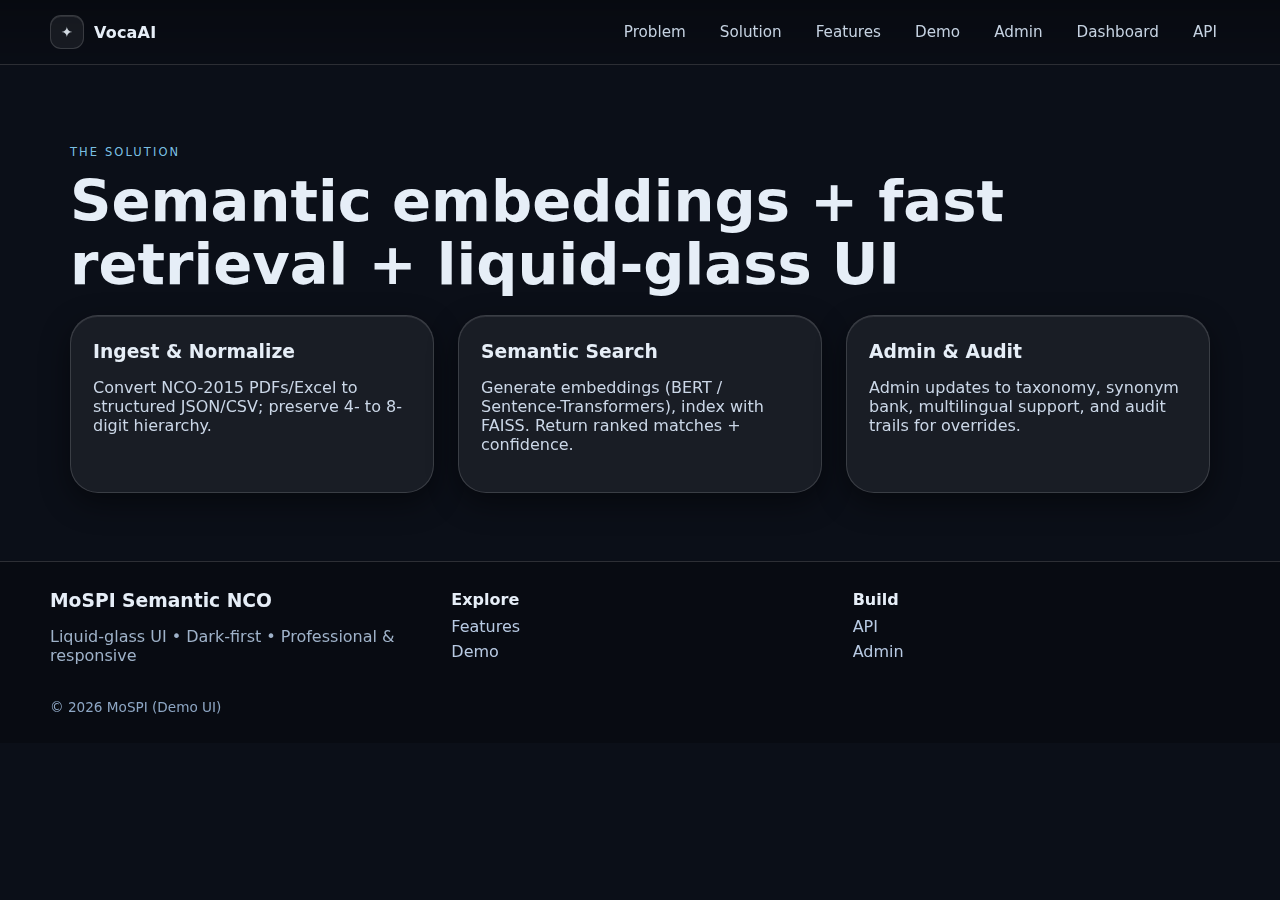
<file: pages/solution.html>
<!doctype html><html lang="en"><head>
<meta charset="utf-8"><meta name="viewport" content="width=device-width,initial-scale=1">
<title>Solution — MoSPI Semantic NCO</title>
<link rel="stylesheet" href="../css/style.css">
</head><body>
<header class="header"><div class="container nav">
  <a class="brand" href="../index.html"><div class="brand-mark"></div><span>VocaAI</span></a>
  <nav class="navlinks"><a href="problem.html">Problem</a><a href="solution.html">Solution</a><a href="features.html">Features</a><a href="demo.html">Demo</a><a href="admin.html">Admin</a><a href="dashboard.html">Dashboard</a><a href="api.html">API</a></nav>
  <!-- <div style="display:flex;gap:10px;align-items:center"><a class="nav-cta" href="demo.html">Database</a><button class="burger" data-burger>☰</button></div> -->
<!-- </div><div class="container mobile" data-mobile><a href="problem.html">Problem</a><a href="solution.html">Solution</a><a href="features.html">Features</a><a href="demo.html">Demo</a><a href="admin.html">Admin</a><a href="dashboard.html">Dashboard</a><a href="api.html">API</a><a href="about.html">About</a></div>-->
</header>

<section class="section"><div class="container">
  <p class="eyebrow">The Solution</p>
  <h1>Semantic embeddings + fast retrieval + liquid-glass UI</h1>
  <div class="row cols-3" style="margin-top:18px">
    <div class="glass card reveal tilt">
      <h3>Ingest & Normalize</h3>
      <p>Convert NCO-2015 PDFs/Excel to structured JSON/CSV; preserve 4- to 8-digit hierarchy.</p>
    </div>
    <div class="glass card reveal tilt">
      <h3>Semantic Search</h3>
      <p>Generate embeddings (BERT / Sentence-Transformers), index with FAISS. Return ranked matches + confidence.</p>
    </div>
    <div class="glass card reveal tilt">
      <h3>Admin & Audit</h3>
      <p>Admin updates to taxonomy, synonym bank, multilingual support, and audit trails for overrides.</p>
    </div>
  </div>
</div></section>

<footer class="footer"><div class="container" style="padding:28px 0">
  <div class="row cols-3"><div><h3 style="margin:0 0 8px">MoSPI Semantic NCO</h3><p style="color:#9fb2c9">Liquid-glass UI • Dark-first • Professional & responsive</p></div>
  <div><h4 style="margin:0 0 8px">Explore</h4><div style="display:grid;gap:6px"><a href="features.html">Features</a><a href="demo.html">Demo</a></div></div>
  <div><h4 style="margin:0 0 8px">Build</h4><div style="display:grid;gap:6px"><a href="api.html">API</a><a href="admin.html">Admin</a></div></div></div>
  <div style="margin-top:18px;color:#8ea7c5;font-size:.85rem">© <span id="year"></span> MoSPI (Demo UI)</div></div></footer>
<script>document.getElementById('year').textContent=new Date().getFullYear()</script>
<script src="../js/script.js"></script>
</body></html>
</file>
<file: css/style.css>
/* Features heading scroll zoom-out-into-existence effect */
.features-zoom {
  will-change: transform, opacity;
  transition: opacity 0.7s cubic-bezier(.4,0,.2,1), transform 0.7s cubic-bezier(.4,0,.2,1);
  opacity: 0;
  transform: scale(1.18);
  display: block;
}
.features-zoom.show {
  opacity: 1;
  transform: scale(1);
}
/* Hero heading scroll zoom-in-out effect */
.hero-zoom {
  will-change: transform, opacity;
  transition: opacity 0.18s, transform 0.18s;
  display: block;
}
/* Stats Fade-in Animation */
.stat-fadein {
  opacity: 0;
  transform: translateY(32px) scale(0.98);
  transition: opacity 0.7s cubic-bezier(.4,0,.2,1), transform 0.7s cubic-bezier(.4,0,.2,1);
}
.stat-fadein.show {
  opacity: 1;
  transform: none;
}
/* Scroll to Top Button */
.scroll-to-top-btn {
  position: fixed;
  right: 32px;
  bottom: 32px;
  width: 56px;
  height: 56px;
  border-radius: 50%;
  display: flex;
  align-items: center;
  justify-content: center;
  box-shadow: 0 8px 32px rgba(0,0,0,0.22), 0 1.5px 0 rgba(255,255,255,0.10) inset;
  border: 1.5px solid var(--border);
  background: var(--glass);
  -webkit-backdrop-filter: blur(18px);
  backdrop-filter: blur(18px);
  z-index: 100;
  cursor: pointer;
  transition: background 0.2s, box-shadow 0.2s, transform 0.18s;
}
.scroll-to-top-btn:hover {
  background: var(--glass-strong);
  box-shadow: 0 12px 36px rgba(138,216,255,0.18), 0 1.5px 0 rgba(255,255,255,0.13) inset;
  transform: translateY(-2px) scale(1.07);
}
.scroll-to-top-btn svg {
  display: block;
}
@media (max-width: 700px) {
  .scroll-to-top-btn {
    right: 16px;
    bottom: 16px;
    width: 44px;
    height: 44px;
  }
  .scroll-to-top-btn svg {
    width: 24px;
    height: 24px;
  }
}
.demo-search-card, .demo-synonym-card {
  width: 100%;
  max-width: 900px;
  min-width: 320px;
  margin: 0 auto;
  min-height: 340px;
  display: flex;
  flex-direction: column;
  justify-content: center;
  align-items: center;
  padding-top: 32px;
  padding-bottom: 32px;
}

.demo-search-card h3,
.demo-synonym-card h3 {
  margin-top: 0;
  margin-bottom: 18px;
  text-align: center;
}
.demo-search-card .search-wrap,
.demo-synonym-card .search-wrap {
  margin-bottom: 18px;
  width: 100%;
  justify-content: center;
}
.demo-search-card [data-results] {
  margin-top: 18px;
}
.demo-synonym-card .tags {
  margin-bottom: 18px;
  justify-content: center;
}
.demo-synonym-card p {
  margin-bottom: 10px;
  text-align: center;
}
/* Admin grid for two cards centered with gap */
.admin-grid {
  display: flex;
  gap: 48px;
  justify-content: center;
  align-items: stretch;
  max-width: 1200px;
  margin: 0 auto;
  margin-top: 48px;
}

.admin-grid .glass.card {
  flex: 1 1 0;
  min-height: 580px;
  padding: 4rem 3.2rem;
  font-size: 1.22rem;
  display: flex;
  flex-direction: column;
  justify-content: space-between;
  gap: 40px;
}

.admin-grid .glass.card h3 {
  font-size: 2.8rem;
  font-weight: 800;
  margin-bottom: 1.4rem;
  letter-spacing: 0.5px;
  opacity: 0.92;
  font-family: 'Roboto', ui-sans-serif, system-ui, -apple-system, Segoe UI, Arial, sans-serif;
  border: none;
  background: none;
  padding: 0.2em 0.2em;
  background: linear-gradient(90deg, #fff 0%, #8ad8ff 50%, #d6b5ff 100%);
  -webkit-background-clip: text;
  background-clip: text;
  color: transparent;
  text-shadow:
    0 2px 12px rgba(255,255,255,0.45),
    0 1px 0 rgba(138,216,255,0.28),
    0 4px 24px rgba(192,140,255,0.28);
}
.admin-grid .glass.card label {
  font-size: 1.15rem !important;
  margin-bottom: 1.1rem;
}
.admin-grid .glass.card .input[type="file"],
.admin-grid .glass.card .input {
  font-size: 1.08rem;
  padding: 1.1rem 1.2rem;
}
.admin-grid .glass.card .btn {
  font-size: 1.08rem;
  padding: 1.1rem 1.6rem;
}
.admin-grid .glass.card ul.bullets {
  font-size: 1.08rem;
  margin-bottom: 1.2rem;
}
.admin-grid .glass.card p {
  font-size: 1.08rem !important;
  margin-top: 1.2rem !important;
}


.admin-grid .glass.card {
  padding: 3rem 2.5rem;
  font-size: 1.15rem;
}


@media (max-width: 900px) {
  .admin-grid {
    grid-template-columns: 1fr;
    gap: 24px;
    max-width: 100%;
  }
}
/* ===========
   Liquid Glass Theme (Dark-first)
   Apple-inspired: frosted layers, soft glows, subtle gradients, motion
   =========== */
:root{
  --bg-0: #06080e;
  --bg-1: #0a0f1a;
  --bg-2: #0b1220;
  --glass: rgba(255,255,255,.06);
  --glass-strong: rgba(255,255,255,.10);
  --border: rgba(255,255,255,.15);
  --text: #e6eef7;
  --muted: #9fb2c9;
  --primary: #8ad8ff;
  --accent: #d6b5ff;
  --cyan: #53d6f3;
  --fuchsia: #c08cff;
  --shadow: 0 10px 30px rgba(0,0,0,.45);
  --radius-xl: 22px;
  --radius-2xl: 28px;
}

*{box-sizing:border-box}
html,body{height:100%}
html{scroll-behavior:smooth}
body{
  margin:0;
  font-family: ui-sans-serif, system-ui, -apple-system, Segoe UI, Roboto, Inter, "Helvetica Neue", Arial, "Noto Sans", "Apple Color Emoji","Segoe UI Emoji";
  color:var(--text);
  background-color:rgb(11,15,24);
  overflow-x:hidden;
}

/* Utility */
.container{max-width:1180px;margin:0 auto;padding:0 20px}
.row{display:grid;gap:24px}
.row.cols-2{grid-template-columns:repeat(2,minmax(0,1fr))}
.row.cols-3{grid-template-columns:repeat(3,minmax(0,1fr))}
@media (max-width: 980px){
  .row.cols-2,.row.cols-3{grid-template-columns:1fr}
}

/* Demo glass column for vertical stacking and wide cards */
.demo-glass-col {
  display: flex;
  flex-direction: column;
  gap: 32px;
  align-items: center;
}
.demo-search-card, .demo-synonym-card {
  width: 100%;
  max-width: 900px;
  min-width: 320px;
  margin: 0 auto;
}
.demo-search-card .search-wrap {
  width: 100%;
}
.demo-search-card .input {
  min-width: 400px;
  width: 100%;
}
@media (max-width: 1100px) {
  .demo-search-card, .demo-synonym-card {
    max-width: 98vw;
    min-width: 0;
  }
  .demo-search-card .input {
    min-width: 0;
  }
}

.eyebrow{letter-spacing:.18em; text-transform:uppercase; font-size:.72rem; color:rgba(138,216,255,.9)}
h1{font-size:clamp(2rem,5vw,3.6rem);line-height:1.1;margin:0}
h2{font-size:clamp(1.6rem,3.3vw,2.2rem);line-height:1.2;margin:.2rem 0 .2rem}
p.lead{color:rgba(230,238,247,.85);font-size:1.1rem;max-width:760px;}
p.lead1{color:rgba(230,238,247,.85);font-size:1.1rem;max-width:760px;text-align:center;margin-left:auto;margin-right:auto}

/* Nav */
.header{
  position:sticky;top:0;z-index:40;
  -webkit-backdrop-filter: blur(18px); backdrop-filter: blur(18px);
  background: linear-gradient(180deg, rgba(0,0,0,.30), rgba(0,0,0,.10));
  border-bottom:1px solid var(--border);
}
.nav{
  display:flex;align-items:center;justify-content:space-between;
  padding:14px 0;
}
.brand{
  display:flex;align-items:center;gap:10px;text-decoration:none;color:var(--text);font-weight:700;letter-spacing:.2px
}
.brand-mark{
  height:34px;width:34px;border-radius:11px;background:var(--glass);
  border:1px solid var(--border);display:grid;place-items:center;
  box-shadow: inset 0 1px 0 rgba(255,255,255,.1);
}
.brand-mark:before{
  content:"✦";font-size:14px;opacity:.9
}
.navlinks{display:flex;gap:8px;align-items:center}
.navlinks a{
  color:#c6d3e2;text-decoration:none;font-size:.95rem;padding:8px 12px;border-radius:12px;
  border:1px solid transparent;transition:.25s;
}
.navlinks a:hover{border-color:var(--border);background:rgba(255,255,255,.06);color:var(--text)}
.nav-cta{
  padding:9px 14px;border-radius:14px;border:1px solid var(--border);
  background: linear-gradient(180deg, rgba(255,255,255,.12), rgba(255,255,255,.04));
  -webkit-backdrop-filter: blur(16px); backdrop-filter: blur(16px);
  color:var(--text); text-decoration:none; box-shadow:var(--shadow);
}
.burger{display:none}
@media (max-width: 980px){
  .navlinks{display:none}
  .burger{display:block;background:rgba(255,255,255,.06);border:1px solid var(--border);border-radius:12px;padding:8px}
  .mobile{display:none}
  .mobile.open{display:block;border-top:1px solid var(--border);padding:10px 0}
  .mobile a{display:block;padding:10px 12px;border-radius:12px;color:#c6d3e2;text-decoration:none}
  .mobile a:hover{background:rgba(255,255,255,.06);color:var(--text)}
}

/* Hero */
.hero{
  position:relative;overflow:hidden;padding:72px 0 90px;
}
.grid-glow{
  position:absolute;inset:0;opacity:.55;pointer-events:none;
  background-image: radial-gradient(circle at 25% 0%, rgba(82,214,243,.16), transparent 40%),
                    radial-gradient(circle at 80% 10%, rgba(192,140,255,.16), transparent 40%);
}
.hero .content{position:relative;z-index:1}
.hero-actions{display:flex;gap:12px;margin-top:20px;flex-wrap:wrap}
.btn{
  display:inline-flex;align-items:center;gap:10px;
  padding:12px 16px;border-radius:16px;text-decoration:none;color:var(--text);
  border:1px solid var(--border); background:var(--glass);-webkit-backdrop-filter: blur(16px); backdrop-filter: blur(16px);
  box-shadow:var(--shadow); transition:transform .18s ease, box-shadow .3s ease, background .2s ease;
}
.btn:hover{transform:translateY(-2px);background:var(--glass-strong)}
.btn.primary{background: linear-gradient(180deg, rgba(138,216,255,.22), rgba(255,255,255,.06));border-color:rgba(138,216,255,.35)}
.kpis{display:flex;gap:24px;flex-wrap:wrap;margin-top:24px;color:#c8d7e8;font-size:.95rem}

/* Liquid Glass Blocks */
.glass{
  background: var(--glass);
  border:1px solid var(--border);
  border-radius: var(--radius-2xl);
  -webkit-backdrop-filter: blur(18px); backdrop-filter: blur(18px);
  box-shadow: inset 0 1px 0 rgba(255,255,255,.10), var(--shadow);
}
.fade-in {
          opacity: 0;
          transform: translateY(30px);
          animation: fadeIn 1s ease-out forwards;
        }
        @keyframes fadeIn {
          to {
            opacity: 1;
            transform: translateY(0);
          }
        }
.card{padding:22px}
.card h3{margin:.2rem 0 .6rem}
.card p{color:#cbd7e7}
.stat{display:flex;align-items:center;gap:10px;font-weight:700;color:#bdeaff}
.badge{display:inline-block;padding:6px 10px;border-radius:12px;background:rgba(255,255,255,.08);border:1px solid var(--border);color:#d6e6f5}

/* Sections */
.section{padding:68px 0;position:relative}
.section.dark{background:rgba(255,255,255,.04);border-top:1px solid var(--border);border-bottom:1px solid var(--border)}

/* Feature grid bullets */
.bullets{list-style:none;padding:0;margin:12px 0}
.bullets li{display:flex;gap:10px;margin:8px 0;color:#c9d7e9}
.dot{height:6px;width:6px;border-radius:999px;background:rgba(138,216,255,.8);margin-top:9px}

/* Demo Search */
.search-wrap{display:flex;gap:10px;align-items:center}
.input{
  flex:1;padding:14px 16px;border-radius:16px;border:1px solid var(--border);
  background:rgba(255,255,255,.05);color:var(--text);outline:none;
}
.icon-btn{
  padding:10px;border-radius:12px;border:1px solid var(--border);background:rgba(255,255,255,.06);cursor:pointer;color:var(--text)
}
.result{display:flex;justify-content:space-between;gap:16px;align-items:center;padding:14px;border-radius:16px;border:1px solid var(--border);background:rgba(255,255,255,.05)}
.bar{height:8px;border-radius:999px;background:rgba(255,255,255,.10);overflow:hidden}
.fill{height:100%;background:linear-gradient(90deg, rgba(83,214,243,.8), rgba(192,140,255,.8))}

/* Tag chips */
.tags{display:flex;gap:8px;flex-wrap:wrap;margin-top:10px}
.tag{padding:8px 10px;border-radius:12px;border:1px solid var(--border);background:rgba(255,255,255,.06);font-size:.85rem}

/* Admin & Tables */
.table{width:100%;border-collapse:separate;border-spacing:0 10px}
.table th{color:#a9bed6;text-align:left;font-weight:600;padding:6px 10px}
.table td{padding:12px 10px;border-top:1px solid var(--border);border-bottom:1px solid var(--border);background:rgba(255,255,255,.05)}
.table tr td:first-child,.table tr th:first-child{border-left:1px solid var(--border);border-top-left-radius:12px;border-bottom-left-radius:12px}
.table tr td:last-child,.table tr th:last-child{border-right:1px solid var(--border);border-top-right-radius:12px;border-bottom-right-radius:12px}

/* Dashboard mini charts */
.bar-grid{display:grid;grid-template-columns:repeat(12,1fr);align-items:end;gap:8px;height:180px}
.bar-col{border-radius:12px;background:linear-gradient(180deg, rgba(192,140,255,.25), rgba(83,214,243,.25));border:1px solid var(--border)}

/* Footer */
.footer{border-top:1px solid var(--border);background:rgba(0,0,0,.25);backdrop-filter: blur(10px)}
.footer a{color:#b8cae3;text-decoration:none}
.footer a:hover{color:#e6eef7}

/* Motion helpers (script.js toggles classes) */
.reveal{opacity:0;transform:translateY(14px);transition:opacity .7s ease, transform .7s ease}
.reveal.show{opacity:1;transform:none}
.tilt{transform:perspective(1000px) rotateX(0) rotateY(0);transition:transform .15s ease}

/* Parallax */
.parallax{transform:translateY(0);will-change:transform;transition:transform .08s linear}

/* Small helpers */
.spacer{height:10px}
.hidden-vis{position:absolute;left:-9999px}

/* timeline */
 .timeline {
            position: relative;
            padding: 2rem 0;
        }
        
        .timeline::before {
            content: '';
            position: absolute;
            left: 50%;
            top: 0;
            bottom: 0;
            width: 2px;
            background: linear-gradient(180deg, transparent, rgba(255, 255, 255, 0.5), transparent);
        }

        .timeline-item {
            position: relative;
            margin: 2rem 0;
            width: 45%;
            text-align: center;
        }

        .timeline-item:nth-child(odd) {
            margin-left: 0;
        }

        .timeline-item:nth-child(even) {
            margin-left: 55%;
        }

        .timeline-dot {
            position: absolute;
            width: 20px;
            height: 20px;
            background: linear-gradient(135deg, #667eea, #764ba2);
            border-radius: 50%;
            top: 50%;
            transform: translateY(-50%);
        }

        .timeline-item:nth-child(odd) .timeline-dot {
            right: -47px;
        }

        .timeline-item:nth-child(even) .timeline-dot {
            left: -47px;
        }

        /* Animations */
        .fade-in {
            animation: fadeIn 1s ease-out;
        }

        @keyframes fadeIn {
            from {
                opacity: 0;
                transform: translateY(30px);
            }
            to {
                opacity: 1;
                transform: translateY(0);
            }
        }
        /* Slide-in base state */
        .slide-in-left, .slide-in-right {
          opacity: 0;
          transform: translateX(0);
          transition: opacity 0.8s cubic-bezier(.77,0,.18,1), transform 0.8s cubic-bezier(.77,0,.18,1);
          will-change: opacity, transform;
        }

        /* Initial positions */
        .slide-in-left {
          transform: translateX(-50px);
        }
        .slide-in-right {
          transform: translateX(50px);
        }

        /* When in view (add .in-view via JS) */
        .slide-in-left.in-view, .slide-in-right.in-view {
          opacity: 1;
          transform: translateX(0);
        }
        
        @keyframes slideInLeft {
            from {
                opacity: 0;
                transform: translateX(-50px);
            }
            to {
                opacity: 1;
                transform: translateX(0);
            }
        }


        @keyframes slideInRight {
            from {
                opacity: 0;
                transform: translateX(50px);
            }
            to {
                opacity: 1;
                transform: translateX(0);
            }
        }
        /* Stats card */
        .stat-card {

          background: rgba(40, 60, 90, 0.7);
          border-radius: 1.5rem;
          padding: 2rem 1.5rem;
          text-align: center;
          box-shadow: 0 4px 24px rgba(0,0,0,0.12);
          transition: transform 0.3s cubic-bezier(.77,0,.18,1), box-shadow 0.3s;
          color: #fff;
          margin-bottom: 1.5rem;
        }

        .stat-card:hover {
          transform: translateY(-6px) scale(1.03);
          box-shadow: 0 8px 32px rgba(0,0,0,0.18);
        }

        .stat-number {
          font-size: 2.5rem;
          font-weight: 700;
          color: #cfeaff;
          margin-bottom: 0.5rem;
          letter-spacing: 1px;
        }

        .fade-in {
          opacity: 0;
          transform: translateY(30px);
          animation: fadeIn 1s ease-out forwards;
        }

        @keyframes fadeIn {
          to {
            opacity: 1;
            transform: translateY(0);
          }
        }

        /* Responsive grid for stats */
        .grid {
          display: grid;
          gap: 1.5rem;
        }

        .grid-cols-1 {
          grid-template-columns: 1fr;
        }

        @media (min-width: 768px) {
          .md\:grid-cols-4 {
            grid-template-columns: repeat(4, 1fr);
          }
        }
.section.dark{
  margin: 0 auto;
  max-width: 1180px;
  border-radius: 100%;
  border-top: 1px solid var(--border);
  border-bottom: 1px solid var(--border);

}
.row cols-3{
  gap: 24px;

}
.text-whiteopacity-80{
  opacity: 0.7;
}
</file>
